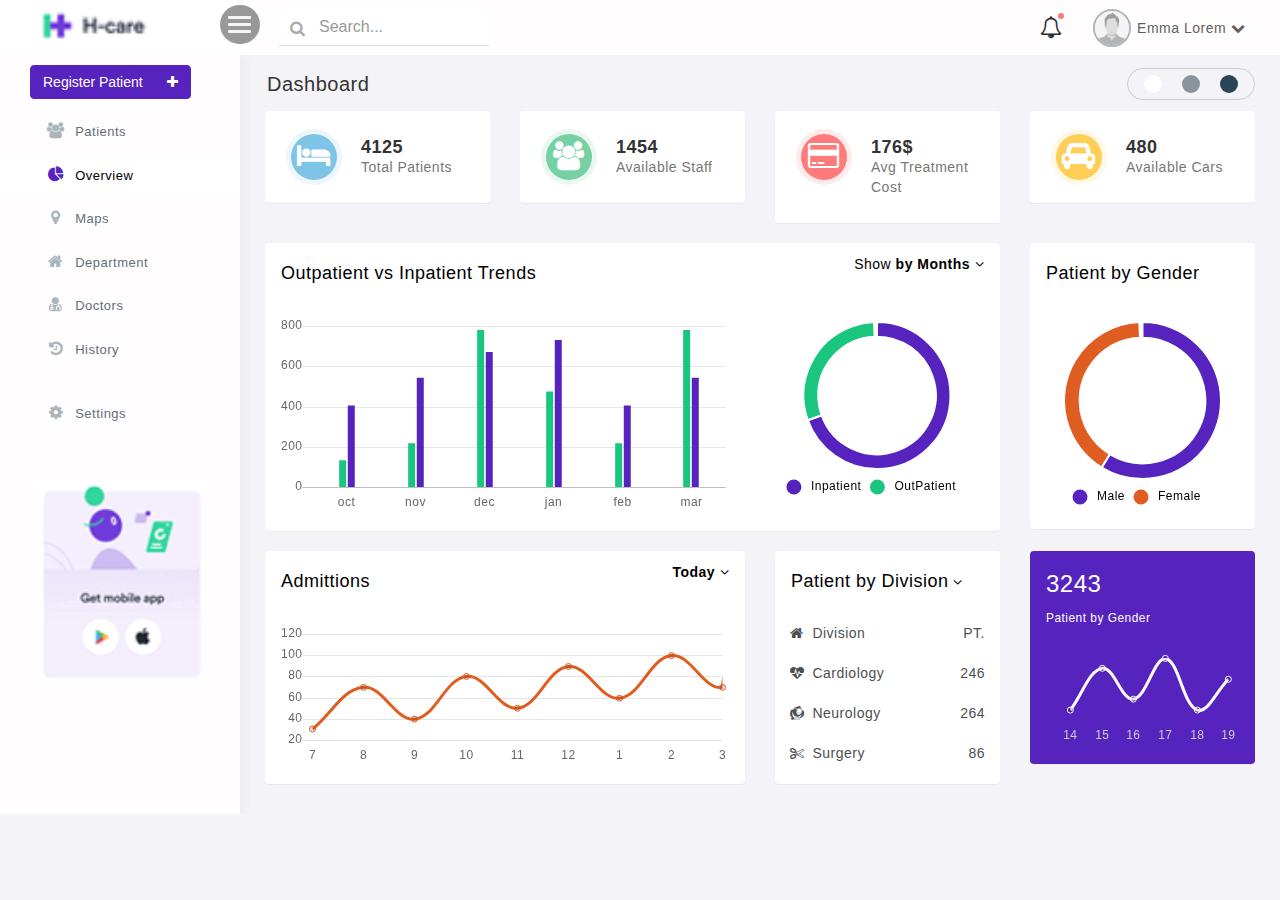
<file: Dashboad-V3/index.html>
<!DOCTYPE html>
<html>

<head>
    <meta charset="UTF-8">
    <title>H-Care</title>
    <meta content='width=device-width, initial-scale=1, maximum-scale=1, user-scalable=no' name='viewport'>
    <!-- HTML5 Shim and Respond.js IE8 support of HTML5 elements and media queries -->
    <!-- WARNING: Respond.js doesn't work if you view the page via file:// -->
    <!--[if lt IE 9]>
    <script src="https://oss.maxcdn.com/libs/html5shiv/3.7.0/html5shiv.js"></script>
    <script src="https://oss.maxcdn.com/libs/respond.js/1.3.0/respond.min.js"></script>
    <![endif]-->
    <!-- minified and merged styles -->
    <link type="text/css" href="css/bootstrap.min.css" rel="stylesheet"/>
    <link type="text/css" href="css/font-awesome.min.css" rel="stylesheet"/>
    <!-- minified and merged styles -->
    <link rel="stylesheet" type="text/css" href="css/custom.css">
    
    <link rel="stylesheet" href="css/dashboard.css">
    <!--end of pagelevel css-->
</head>

<body>
<!-- header logo: style can be found in header-->
<header class="header">
    <nav class="navbar navbar-static-top" role="navigation">
        <a href="index.html" class="logo">
            <!-- Add the class icon to your logo image or logo icon to add the margining -->
            <img src="res/img/hcare.png" alt="logo"/>
        </a>
        <!-- Header Navbar: style can be found in header-->
        <!-- Sidebar toggle button-->
        <div class="collapse-button">
            <a href="javascript:void(0)" class="navbar-btn sidebar-toggle" data-toggle="offcanvas" role="button">
                <span class="icon-bar"></span>
                <span class="icon-bar"></span>
                <span class="icon-bar"></span>
            </a>
        </div>
        <!-- search bar -->
        <div class="page_search hidden-xs">
            <span class="fa fa-search"></span>
            <input class="form-control" placeholder="Search...">
        </div>
        <!-- nav right components-->
        <div class="navbar-right">
            
            <ul class="nav navbar-nav">
               <li class="dropdown notifications-menu">
                    <a href="javascript:void(0)" class="dropdown-toggle noti-icon" data-toggle="dropdown">
                        <i class="fa  fa-fw fa-bell-o nav-icon"></i>
                    </a>
                    <ul class="dropdown-menu dropdown-notifications table-striped">
                        <li>
                            <a href="" class="notification">
                                <img class="notif-image img-circle" src="res/img/user.jpg" alt="avatar-image">
                                <div class="notif-body">
                                    <span><strong>Franklin</strong> Liked Trending<strong> Designs</strong> Post.</span>
                                    <br>
                                    <small>5 minutes ago</small>
                                </div>
                                <span class="label label-success label-mini msg-lable">New</span>
                            </a>
                        </li>
                        <li>
                            <a href="" class="notification striped-col">
                                <img class="notif-image img-circle" src="res/img/user.jpg" alt="avatar-image">
                                <div class="notif-body">
                                    <span><strong>Robinson</strong> started follwing Trac Theme.</span>
                                    <br>
                                    <small> 1:31 pm</small>
                                </div>
                            </a>
                        </li>
                        <li>
                            <a href="" class="notification">
                                <img class="notif-image img-circle" src="res/img/user.jpg" alt="avatar-image">
                                <div class="notif-body">
                                    <span><strong>Williams</strong> liked Lorem Ipsum typesetting.</span>
                                    <br>
                                    <small>5 days ago</small>
                                </div>
                            </a>
                        </li>
                        <li class="dropdown-footer text-center"><a href="javascript:void(0)">View All messages</a></li>
                    </ul>
                </li>
                <!-- User Account: style can be found in dropdown-->
                <li class="dropdown user user-menu">
                    <a href="javascript:void(0)" class="dropdown-toggle padding-user" data-toggle="dropdown">
                        <img src="res/img/user.jpg" class="img-circle img-responsive pull-left" alt="User Image">
                        <span>   Emma Lorem  <i class="fa fa-chevron-down" aria-hidden="true"></i></span> 
                    </a>
                    <ul class="dropdown-menu">
                        <li>
                            <div class="user-profile nav_profile">
                                <div class="media profile-left">
                                    <a class="pull-left profile-thumb" href="javascript:void(0)">
                                        <img src="res/img/user.jpg" class="img-circle" alt="User Image">
                                    </a>
                                    <div class="content-profile">
                                        <h4 class="media-heading">
                                            Emma Lorem
                                        </h4>
                                        <p>Admin</p>
                                        <a href="#" class="btn btn-primary btn-sm">Profile</a>
                                    </div>
                                </div>
                            </div>
                        </li>
                        <li>
                            <hr class="m-0">
                            <a href="javascript:void(0)" id="lockdscreen">Lock</a>
                            <a href="#" class="pull-right">Logout</a>
                        </li>
                    </ul>
                </li>
            </ul>
        </div>
    </nav>
</header>
<div class="wrapper">
    <!-- Left side column. contains the logo and sidebar -->
    <aside class="left-aside">
        <!-- sidebar: style can be found in sidebar-->
        <section class="sidebar">
            <div id="menu" role="navigation">
                <div class="register_patient">
                     <button type="button" class="btn btn-primary btn-md">Register Patient <span class="fa fa-plus"></span></button>
                </div>
                <ul class="navigation">
                    <li class="no-submenu">
                        <a href="#">
                            <i class="menu-icon fa fa-fw fa-users"></i>
                            <span class="mm-text ">Patients</span>
                        </a>
                    </li>
                    <li class="no-submenu active">
                        <a href="index.html">
                            <i class="menu-icon fa fa-pie-chart"></i>
                            <span>Overview</span>
                        </a>
                        
                    </li>
                    <li class="no-submenu">
                        <a href="#">
                            <i class="menu-icon fa fa-fw fa-map-marker"></i>
                            <span class="mm-text ">Maps</span>
                        </a>
                    </li>
                    <li class="no-submenu">
                        <a href="#">
                            <i class="menu-icon fa fa-fw fa-home"></i>
                            <span>Department</span>
                        </a>
                    </li>
                    <li class="no-submenu">
                        <a href="#">
                            <i class="menu-icon fa fa-user-md"></i>
                            <span>Doctors</span>
                        </a>
                        
                    </li>
                    <li class="no-submenu">
                        <a href="#">
                            <i class="menu-icon fa fa-fw fa-history"></i>
                            <span class="mm-text ">History</span>
                        </a>
                    </li>
                    
                    <li class="no-submenu">
                        <a href="#">
                            <i class="menu-icon fa fa-fw fa-cog"></i>
                            <span>Settings</span>
                        </a>
                    </li>
                </ul>
                <div class="play-store">
                <a href="#" class="store">
                    <!-- Add the class icon to your logo image or logo icon to add the margining -->
                    <img src="res/img/store.png" alt="logo"/>
                </a>
            </div>
                <!-- / .navigation -->
            </div>
            <!-- menu -->
        </section>
        <!-- /.sidebar -->
    </aside>
    <aside class="right-aside">
        <!-- Content Header (Page header) -->
        <section class="content-header">
            <h1 class="pull-left">Dashboard</h1>
            <div class="color-picker pull-right">
                <div class="color-0" title="light"></div>
                <div class="color-4" title="medium"></div>
                <div class="color-3" title="Dark"></div>
                
            </div>
        </section>
        <!-- Main content -->
        <section class="content">
            <div class="row">
                <div class="col-lg-3 col-sm-6">
                    <div class="panel">
                        <div class="main-tile">
                            <div class="icon-area text-center">
                                <div class="icon tweet">
                                    <i class="fa fa-bed" aria-hidden="true"></i>
                                </div>
                            </div>
                            <div class="count-data">
                                <p class="stats">4125</p>
                                <p class="property text-gray">Total Patients</p>
                            </div>
                        </div>
                    </div>
                </div>
                <div class="col-lg-3 col-sm-6">
                    <div class="panel">
                        <div class="main-tile">
                            <div class="icon-area text-center">
                                <div class="icon sales">
                                    <i class="fa fa-users" aria-hidden="true"></i>
                                </div>
                            </div>
                            <div class="count-data">
                                <p class="stats">1454 </p>
                                <p class="property text-gray">Available Staff</p>
                            </div>
                        </div>
                    </div>
                </div>
                <div class="col-lg-3 col-sm-6">
                    <div class="panel">
                        <div class="main-tile">
                            <div class="icon-area text-center">
                                <div class="icon visits">
                                    <i class="fa fa-credit-card" aria-hidden="true"></i>
                                </div>
                            </div>
                            <div class="count-data">
                                <p class="stats">176$</p>
                                <p class="property text-gray">Avg Treatment Cost</p>
                            </div>
                        </div>
                    </div>
                </div>
                <div class="col-lg-3 col-sm-6">
                    <div class="panel">
                        <div class="main-tile">
                            <div class="icon-area text-center">
                                <div class="icon messages">
                                    <i class="fa fa-car" aria-hidden="true"></i>
                                </div>
                            </div>
                            <div class="count-data">
                                <p class="stats">480</p>
                                <p class="property text-gray">Available Cars</p>
                            </div>
                        </div>
                    </div>
                </div>
            </div>
            <div class="row">
                <div class="col-md-9 col-sm-12 main-chart">
                    <div class="panel">
                        <div class="panel-heading">
                            <h4>Outpatient vs Inpatient Trends</h4>
                            <div class=" pull-right options">
                                    <span class="toggle-dropdown" role="menu" data-toggle="dropdown"
                                          aria-expanded="false" aria-haspopup="true">
                                        Show <strong>by Months</strong> <i class="fa fa-angle-down" aria-hidden="true"></i>
                                    </span>
                                <ul class="dropdown-menu">
                                    <li><a href="javascript:void(0)" class="text-center">Save as PDF</a></li>
                                    <li><a href="javascript:void(0)" class="text-center">Save as CSV</a></li>
                                    <li><a href="javascript:void(0)" class="text-center">Save as PNG</a></li>
                                </ul>
                            </div>
                        </div>
                        <div class="panel-body">
                            <div class="row">
                                <div class="col-md-8 col-sm-8 col-xs-12">
                                    <canvas id="bar-chart-grouped" width="400" height="170"></canvas>
                                </div>
                                <div class="col-md-4 col-sm-4 col-xs-12">
                                    <canvas id="doughnut-chart1"  width="280" height="240"></canvas>
                                </div>
                            </div>
                        </div>
                    </div>
                </div>
                <div class="col-md-3 col-sm-6 col-xs-12">
                    <div class="panel">
                        <div class="panel-heading">
                            <h4>Patient by Gender</h4>
                            
                        </div>
                        <div class="panel-body">
                            <canvas id="doughnut-chart2" width="280" height="280"></canvas>
                        </div>
                    </div>
                </div>
                <div class="col-md-6 col-sm-6 col-xs-12">
                    <div class="panel">
                        <div class="panel-heading">
                            <h4>Admittions</h4>
                            <div class="pull-right options">
                                    <span class="toggle-dropdown" role="menu" data-toggle="dropdown"
                                          aria-expanded="false" aria-haspopup="true">
                                         <strong>Today</strong> <i class="fa fa-angle-down" aria-hidden="true"></i>
                                    </span>
                                
                            </div>
                        </div>
                        <div class="panel-body">
                            <canvas id="line-chart" width="800" height="250"></canvas>
                        </div>
                    </div>
                </div>
                <div class="col-md-3 col-sm-6 col-xs-12">
                    <div class="panel">
                        <div class="panel-heading">
                            <h4>Patient by Division</h4>
                            <i class="fa fa-angle-down" aria-hidden="true"></i>
                        </div>
                        <div class="panel-body divi">
                            <ul class="division">
                                <li>
                                    <i class="fa fa-fw fa-home"></i>
                                    Division
                                    <span>PT.</span>
                                </li>
                                <li>
                                    <i class="fa fa-fw fa-heartbeat"></i>
                                    Cardiology
                                    <span>246</span>
                                    </a>
                                </li>
                                <li>
                                    <i class="fa fa-fw fa-themeisle"></i>
                                    Neurology
                                    <span>264</span>
                                </li>
                                <li>
                                    <i class="fa fa-fw fa-scissors"></i>
                                    Surgery
                                    <span>86</span>
                                </li>
                            </ul>   
                        </div>
                    </div>
                </div>
                <div class="col-md-3 col-sm-6 col-xs-12">
                    <div class="panel panel-bgcolor">
                        <div class="panel-heading">
                            <h3>3243 </h3>
                            <small> Patient by Gender</small>
                            
                        </div>
                        <div class="panel-body">
                            <canvas id="line-chart2" width="300" height="150"></canvas>
                        </div>
                    </div>
                </div>
                
            </div>
            
        </section>
        <!-- /.content -->
        <!--screen lock-->
        <div class="background-overlay">
            <div class="screen-center" hidden>
                <p class="text-center">Locked</p>
                <p class="user-image text-center">
                    <img src="res/img/user.jpg" class="img-circle" alt="User Image">
                </p>
                <p class="text-center"><a href="index.html" class="btn btn-primary" id="Unlock">Unlock</a></p>
            </div>
        </div>
    </aside>
    <!-- /.right-side -->
</div>
<!-- ./wrapper -->
<!-- global js -->
<script src="js/jquery.min.js" type="text/javascript"></script>
<script src="js/bootstrap.min.js" type="text/javascript"></script>
<script src="js/metisMenu.js" type="text/javascript"></script>
<script src="js/leftmenu.js" type="text/javascript"></script>

<script src="js/plugin/chart.min.js"></script>
<script src="js/dashboard.js" type="text/javascript"></script>
<!-- end of page level js -->
</body>

</html>
</file>
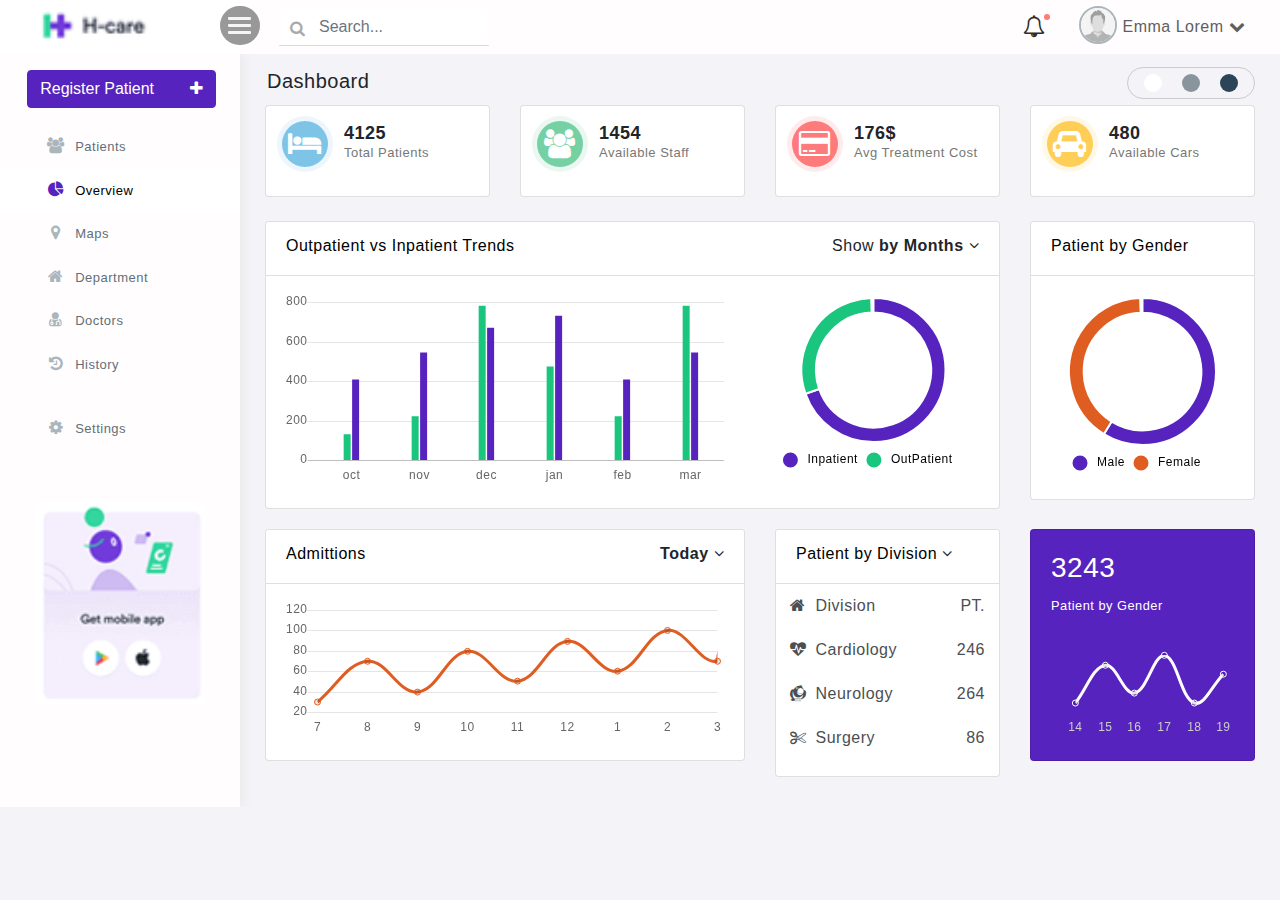
<file: Dashboad-V4/index.html>
<!doctype html>
<html><head>
    <meta charset="UTF-8">
    <title>H-Care</title>
    <meta content="width=device-width, initial-scale=1, maximum-scale=1, user-scalable=no" name="viewport">
    <!-- HTML5 Shim and Respond.js IE8 support of HTML5 elements and media queries -->
    <!-- WARNING: Respond.js doesn't work if you view the page via file:// -->
    <!--[if lt IE 9]>
    <script src="https://oss.maxcdn.com/libs/html5shiv/3.7.0/html5shiv.js"></script>
    <script src="https://oss.maxcdn.com/libs/respond.js/1.3.0/respond.min.js"></script>
    <![endif]-->
    <!-- minified and merged styles -->
    <link type="text/css" href="css/bootstrap.min.css" rel="stylesheet">
    <link type="text/css" href="css/font-awesome.min.css" rel="stylesheet">
    <!-- minified and merged styles -->
    <link rel="stylesheet" type="text/css" href="css/custom.css">
    
    <link rel="stylesheet" href="css/dashboard.css">
    <!--end of pagelevel css-->
</head>

<body>
<!-- header logo: style can be found in header-->
<header class="header">
    <nav class="navbar navbar-static-top d-flex" role="navigation">
        <a href="index.html" class="logo">
            <!-- Add the class icon to your logo image or logo icon to add the margining -->
            <img src="res/img/hcare.png" alt="logo">
        </a>
        <!-- Header Navbar: style can be found in header-->
        <!-- Sidebar toggle button-->
        <div class="collapse-button">
            <a href="javascript:void(0)" class="navbar-btn sidebar-toggle" data-toggle="offcanvas" role="button">
                <span class="icon-bar"></span>
                <span class="icon-bar"></span>
                <span class="icon-bar"></span>
            </a>
        </div>
        <!-- search bar -->
        <div class="page_search">
            <span class="fa fa-search"></span>
            <input class="form-control" placeholder="Search...">
        </div>
        <!-- nav right components-->
        <div class="navbar-right">
            <ul class="nav navbar-nav">
               <li class="dropdown notifications-menu">
                    <a href="javascript:void(0)" class="dropdown-toggle noti-icon" data-toggle="dropdown">
                        <i class="fa  fa-fw fa-bell-o nav-icon"></i>
                    </a>
                    <ul class="dropdown-menu dropdown-notifications table-striped">
                        <li>
                            <a href="" class="notification">
                                <img class="notif-image rounded-circle" src="res/img/user.jpg" alt="avatar-image">
                                <div class="notif-body">
                                    <span><strong>Franklin</strong> Liked Trending<strong> Designs</strong> Post.</span>
                                    <br>
                                    <small>5 minutes ago</small>
                                </div>
                                <span class="label label-success label-mini msg-lable">New</span>
                            </a>
                        </li>
                        <li>
                            <a href="" class="notification striped-col">
                                <img class="notif-image rounded-circle" src="res/img/user.jpg" alt="avatar-image">
                                <div class="notif-body">
                                    <span><strong>Robinson</strong> started follwing Trac Theme.</span>
                                    <br>
                                    <small> 1:31 pm</small>
                                </div>
                            </a>
                        </li>
                        <li>
                            <a href="" class="notification">
                                <img class="notif-image rounded-circle" src="res/img/user.jpg" alt="avatar-image">
                                <div class="notif-body">
                                    <span><strong>Williams</strong> liked Lorem Ipsum typesetting.</span>
                                    <br>
                                    <small>5 days ago</small>
                                </div>
                            </a>
                        </li>
                        <li class="dropdown-footer text-center"><a href="javascript:void(0)">View All messages</a></li>
                    </ul>
                </li>
                <!-- User Account: style can be found in dropdown-->
                <li class="dropdown user user-menu">
                    <a href="javascript:void(0)" class="dropdown-toggle padding-user" data-toggle="dropdown">
                        <img src="res/img/user.jpg" class="rounded-circle img-fluid" alt="User Image">
                        <span>   Emma Lorem  <i class="fa fa-chevron-down" aria-hidden="true"></i></span> 
                    </a>
                    <ul class="dropdown-menu">
                        <li>
                            <div class="user-profile nav_profile">
                                <div class="media profile-left">
                                    <a class="profile-thumb" href="javascript:void(0)">
                                        <img src="res/img/user.jpg" class="rounded-circle" alt="User Image">
                                    </a>
                                    <div class="content-profile">
                                        <h4 class="media-heading">
                                            Emma Lorem
                                        </h4>
                                        <p>Admin</p>
                                        <a href="#" class="btn btn-primary btn-sm">Profile</a>
                                    </div>
                                </div>
                            </div>
                        </li>
                        <li class="text-center">
                            <hr class="m-0">
                            <a href="#" class="">Logout</a>
                        </li>
                    </ul>
                </li>
            </ul>
        </div>
    </nav>
</header>
<div class="wrapper">
    <!-- Left side column. contains the logo and sidebar -->
    <aside class="left-aside">
        <!-- sidebar: style can be found in sidebar-->
        <section class="sidebar">
            <div id="menu" role="navigation">
                <div class="register_patient">
                     <button type="button" class="btn btn-primary btn-md">Register Patient <span class="fa fa-plus"></span></button>
                </div>
                <ul class="navigation">
                    <li class="no-submenu">
                        <a href="#">
                            <i class="menu-icon fa fa-fw fa-users"></i>
                            <span class="mm-text ">Patients</span>
                        </a>
                    </li>
                    <li class="no-submenu active">
                        <a href="index.html">
                            <i class="menu-icon fa fa-pie-chart"></i>
                            <span>Overview</span>
                        </a>
                        
                    </li>
                    <li class="no-submenu">
                        <a href="#">
                            <i class="menu-icon fa fa-fw fa-map-marker"></i>
                            <span class="mm-text ">Maps</span>
                        </a>
                    </li>
                    <li class="no-submenu">
                        <a href="#">
                            <i class="menu-icon fa fa-fw fa-home"></i>
                            <span>Department</span>
                        </a>
                    </li>
                    <li class="no-submenu">
                        <a href="#">
                            <i class="menu-icon fa fa-user-md"></i>
                            <span>Doctors</span>
                        </a>
                        
                    </li>
                    <li class="no-submenu">
                        <a href="#">
                            <i class="menu-icon fa fa-fw fa-history"></i>
                            <span class="mm-text ">History</span>
                        </a>
                    </li>
                    
                    <li class="no-submenu">
                        <a href="#">
                            <i class="menu-icon fa fa-fw fa-cog"></i>
                            <span>Settings</span>
                        </a>
                    </li>
                </ul>
                <div class="play-store">
                <a href="#" class="store">
                    <!-- Add the class icon to your logo image or logo icon to add the margining -->
                    <img src="res/img/store.png" alt="logo">
                </a>
            </div>
                <!-- / .navigation -->
            </div>
            <!-- menu -->
        </section>
        <!-- /.sidebar -->
    </aside>
    <aside class="right-aside">
        <!-- Content Header (Page header) -->
        <section class="content-header">
            <h1 class="">Dashboard</h1>
            <div class="color-picker">
                <div class="color-0" title="light"></div>
                <div class="color-4" title="medium"></div>
                <div class="color-3" title="Dark"></div>
            </div>
        </section>
        <!-- Main content -->
        <section class="container">
            <div class="row">
                <div class="col-xl-3 col-lg-6 col-12">
                    <div class="card mb-4">
                        <div class="main-tile">
                            <div class="icon-area text-center">
                                <div class="icon tweet">
                                    <i class="fa fa-bed" aria-hidden="true"></i>
                                </div>
                            </div>
                            <div class="count-data">
                                <p class="stats">4125</p>
                                <p class="property text-gray">Total Patients</p>
                            </div>
                        </div>
                    </div>
                </div>
                <div class="col-xl-3 col-lg-6 col-12">
                    <div class="card mb-4">
                        <div class="main-tile">
                            <div class="icon-area text-center">
                                <div class="icon sales">
                                    <i class="fa fa-users" aria-hidden="true"></i>
                                </div>
                            </div>
                            <div class="count-data">
                                <p class="stats">1454 </p>
                                <p class="property text-gray">Available Staff</p>
                            </div>
                        </div>
                    </div>
                </div>
                <div class="col-xl-3 col-lg-6 col-12">
                    <div class="card mb-4">
                        <div class="main-tile">
                            <div class="icon-area text-center">
                                <div class="icon visits">
                                    <i class="fa fa-credit-card" aria-hidden="true"></i>
                                </div>
                            </div>
                            <div class="count-data">
                                <p class="stats">176$</p>
                                <p class="property text-gray">Avg Treatment Cost</p>
                            </div>
                        </div>
                    </div>
                </div>
                <div class="col-xl-3 col-lg-6 col-12">
                    <div class="card mb-4">
                        <div class="main-tile">
                            <div class="icon-area text-center">
                                <div class="icon messages">
                                    <i class="fa fa-car" aria-hidden="true"></i>
                                </div>
                            </div>
                            <div class="count-data">
                                <p class="stats">480</p>
                                <p class="property text-gray">Available Cars</p>
                            </div>
                        </div>
                    </div>
                </div>
            </div>
            <div class="row">
                <div class="col-xl-9 col-lg-12 col-sm-12 col-12">
                    <div class="card">
                        <div class="card-header">
                            <h6>Outpatient vs Inpatient Trends</h6>
                            <div class="options float-right">
                                <span>
                                Show <strong>by Months</strong> <i class="fa fa-angle-down" aria-hidden="true"></i>
                                </span>
                                
                            </div>
                        </div>
                        <div class="card-block">
                            <div class="row">
                                <div class="col-md-8 col-sm-8 col-xs-12">
                                    <canvas id="bar-chart-grouped" width="400" height="170"></canvas>
                                </div>
                                <div class="col-md-4 col-sm-4 col-xs-12">
                                    <canvas id="doughnut-chart1" width="280" height="240"></canvas>
                                </div>
                            </div>
                        </div>
                    </div>
                </div>
                <div class="col-xl-3 col-lg-6 col-sm-6 col-12">
                    <div class="card">
                        <div class="card-header">
                            <h6>Patient by Gender</h6>
                        </div>
                        <div class="card-block">
                            <canvas id="doughnut-chart2" width="280" height="280"></canvas>
                        </div>
                    </div>
                </div>
                <div class="col-xl-6 col-lg-6 col-sm-6 col-12">
                    <div class="card">
                        <div class="card-header">
                            <h6>Admittions</h6>
                            <div class="options float-right">
                                    <span>
                                         <strong>Today</strong> <i class="fa fa-angle-down" aria-hidden="true"></i>
                                    </span>
                                
                            </div>
                        </div>
                        <div class="card-block">
                            <canvas id="line-chart" width="800" height="250"></canvas>
                        </div>
                    </div>
                </div>
                <div class="col-xl-3 col-lg-6 col-sm-6 col-12">
                    <div class="card">
                        <div class="card-header">
                            <h6>Patient by Division</h6>
                            <i class="fa fa-angle-down" aria-hidden="true"></i>
                        </div>
                        <div class="divi card-block">
                            <ul class="division">
                                <li>
                                    <i class="fa fa-fw fa-home"></i>
                                    Division
                                    <span>PT.</span>
                                </li>
                                <li>
                                    <i class="fa fa-fw fa-heartbeat"></i>
                                    Cardiology
                                    <span>246</span>
                                    
                                </li>
                                <li>
                                    <i class="fa fa-fw fa-themeisle"></i>
                                    Neurology
                                    <span>264</span>
                                </li>
                                <li>
                                    <i class="fa fa-fw fa-scissors"></i>
                                    Surgery
                                    <span>86</span>
                                </li>
                            </ul>   
                        </div>
                    </div>
                </div>
                <div class="col-xl-3 col-lg-6 col-sm-6 col-12">
                    <div class="panel-bgcolor card">
                        <div class="card-header">
                            <h3>3243 </h3>
                            <small> Patient by Gender</small>
                            
                        </div>
                        <div class="card-block">
                            <canvas id="line-chart2" width="300" height="150"></canvas>
                        </div>
                    </div>
                </div>
                
            </div>
            
        </section>
        <!-- /.content -->
        
    </aside>
    <!-- /.right-side -->
</div>
<!-- ./wrapper -->
<!-- global js -->
<script src="js/jquery.min.js" type="text/javascript"></script>
<script src="js/bootstrap.min.js" type="text/javascript"></script>
<script src="js/metisMenu.js" type="text/javascript"></script>
<script src="js/leftmenu.js" type="text/javascript"></script>

<script src="js/plugin/chart.min.js"></script>
<script src="js/dashboard.js" type="text/javascript"></script>
<!-- end of page level js -->


</body></html>
</file>
<file: Dashboad-V3/css/custom.css>
/*****  1. STYLES  *****/
html {
  background: none repeat scroll 0 0 #F3F3F8;
  overflow-x: hidden;
  -webkit-font-smoothing: antialiased;
  transition: all .25s ease-out;
  min-height: 100%;
  position: relative; }

body {
  background: none repeat scroll 0 0 #F3F3F8;
  -webkit-font-smoothing: antialiased;
  transition: all .25s ease-out;
  letter-spacing: 0.5px;
  overflow-x: hidden;
  height: 100%; }

ul {
  list-style: none; }

p {
  line-height: 20px; }

label {
  font-weight: 400;
  font-size: 14px;
  letter-spacing: 1px; }

.text-gray {
  color: #777; }

/******  2.HEADER STYLES   ******/
body .header {
  position: relative;
  top: 0;
  left: 0;
  right: 0;
  z-index: 1030; }

body .header .navbar {
  margin-bottom: 0;
  background: #fffdfd;
  border-width: 0; }

body .header .notifications-menu .noti-icon:after {
  content: "";
  position: absolute;
  height: 6px;
  width: 6px;
  right: 15px;
  top: 13px;
  border-radius: 50%;
  display: block;
  background-color: #FF7B7B; }

body .header .notifications-menu.open .noti-icon:after {
  background-color: #88D7B0; }

body .header .logo {
  display: block;
  float: left;
  height: 54px;
  padding: 3px 34px;
  width: 240px;
  background-color: #ffffff; 
}

  body .header .logo img {
    width: 120px;;
  } 

.color-picker {
  margin: 15px 25px 2px 2px;
  padding: 6px;
  border: 1px solid #ccc;
  border-radius: 18px; }
  .color-picker div[class^='color'] {
    float: left;
    margin: 0 10px;
    width: 18px;
    height: 18px;
    border-radius: 10px;
    cursor: pointer; }
  .color-picker .color-0 {
    background: #ffffff; }
  .color-picker .color-1 {
    background: #376f5c; }
  .color-picker .color-2 {
    background: #2f587b; }
  .color-picker .color-3 {
    background: #2c4457; }
  .color-picker .color-4 {
    background: #89959D; }

body.color-0 #menu .menu-dropdown.active > a,
body.color-0 #menu .no-submenu.active > a {
  background: #ffffff; }

body.color-0 #menu ul.sub-menu li.active {
  background: #8181b9; }

body.color-0 #menu .navigation li.active > a .menu-icon {
  color: #000000; }

body.color-0 #menu .menu-dropdown > ul:after {
  border-left: 2px dotted #A2A2CB; }

body.color-0 #menu .menu-dropdown > ul li:after {
  border-top: 2px dotted #A2A2CB; }

body.color-0 .header .navbar {
  background: #ffffff; }

body.color-0 .header .logo {
  background-color: #ffffff; }

body.color-3 {
  background-color: #F3F3F8; }
  body.color-3 #menu .menu-dropdown.active > a,
  body.color-3 #menu .no-submenu.active > a {
    background: #43596a; 
  color:#fff;}
  body.color-3 #menu ul.sub-menu li.active {
    background: #5b6e7c; }
  body.color-3 #menu .navigation li.active > a .menu-icon {
    color: #43596a; }
  body.color-3 #menu .menu-dropdown > ul:after {
    border-left: 2px dotted #b8c0c7; }
  body.color-3 #menu .menu-dropdown > ul li:after {
    border-top: 2px dotted #b8c0c7; }
  body.color-3 .header .navbar {
    background: #2c4457; }
  body.color-3 .header .logo {
    background-color: #153045; }
  body.color-3 .user-menu a, body.color-3 .navbar-right .nav > li > a .nav-icon {
      color: #fff;
    }

body.color-4 {
  background-color: #F9F9F9; }
  body.color-4 .navbar-right .nav > li > a .nav-icon {
    color: #666; }
  body.color-4 #menu .menu-dropdown.active > a,
  body.color-4 #menu .no-submenu.active > a {
    background: #DADADA;
    color: #43596A; }
  body.color-4 #menu ul.sub-menu li.active {
    background: #E4E4E4; }
    body.color-4 #menu ul.sub-menu li.active a {
      color: #43596A; }
  body.color-4 #menu .navigation li.active > a .menu-icon {
    color: #89959d; }
  body.color-4 #menu .menu-dropdown > ul:after {
    border-left: 2px dotted #9f9f9f; }
  body.color-4 #menu .menu-dropdown > ul li:after {
    border-top: 2px dotted #9f9f9f; }
  body.color-4 .header .navbar {
    background: #DADADA; }
    body.color-4 .header .navbar .sidebar-toggle {
      background-color: rgba(110, 123, 133, 0.5); }
  body.color-4 .header .logo {
    background-color: #89959d; }

/* Define 2 column template */
.right-aside,
.left-aside {
  padding: 0;
  display: table-cell;
  vertical-align: top; }

.wrapper.hide_menu > .left-aside {
  display: none; }

/******* 2.1 HEADER LEFT ******/
/*side bar nav */
.sidebar {
  display: block;
  width: 240px; }

.content {
  display: block;
  width: auto;
  overflow-x: hidden;
  padding: 0 15px; }

/* left side search bar styles */
.page_search {
    position: relative;
    display: inline-block;
    color: #aaa;
    font-size: 16px;
    padding: 8px 0 8px 25px;
}
  .page_search input {
    width: 210px;
    height: 38px;
    background: #fff;
    border: none;
    border-bottom: 1px solid #DCDCDC;
    border-radius: 0;
    box-shadow: none;
    margin-left: 14px;
    font-size: 16px;
    padding-left: 40px; }
  .page_search input.form-control:focus {
    border-color: #CCC;
    outline: 0;
    box-shadow: none; }
  .page_search .fa-search {
    position: absolute;
    top: 20px;
    left: 50px; }

/******* 2.2 HEADER RIGHT SIDE DROPDOWNS  *****/
/*Dropdown menus*/
.dropdown-menu {
  box-shadow: 0 3px 6px rgba(0, 0, 0, 0.1);
  z-index: 2300; }

/* Navbar custom dropdown menu*/
.navbar .navbar-right > .nav {
  margin-right: 15px; }

.navbar-nav > li > .dropdown-menu:before, .navbar-nav > li > .dropdown-menu:after {
  content: "";
  position: absolute;
  top: -8px;
  right: 19px;
  border-left: 9px solid transparent;
  border-right: 9px solid transparent; }

.navbar-nav > li > .dropdown-menu:before {
  border-bottom: 8px solid #ccc; }

.navbar-nav > li > .dropdown-menu:after {
  border-bottom: 8px solid #FFF; }

.navbar-nav .dropdown-menu > li > a {
  width: 100%;
  padding: 8px 15px;
  display: inline-block; }

.navbar-nav .dropdown > .dropdown-menu {
  width: 260px;
  padding: 0;
  border: none;
  border-radius: 2px;
  box-shadow: 0 1px 6px rgba(0, 0, 0, 0.35);
 }

.navbar-nav .chat-dropdown .chat-image {
  width: 45px;
  border-radius: 13px;
  position: relative;
  margin-right: 6px; }

.navbar-nav .friend-chat .chat-data p {
  margin: 2px 0 0;
  padding-left: 10px;
  white-space: normal;
  position: relative; }

.navbar-nav.nav a {
  color: #5f5f5f; }

.navbar-nav .user-menu > .dropdown-menu {
  width: 260px; }

.navbar .navbar-right {
  margin-right: 0;
  float: right; }
  .navbar .navbar-right .nav > li > a {
    padding: 9px 14px 8px 14px;
    display: flex; }
  .navbar .navbar-right .nav > li > a span {
    padding: 9px 6px;
   }
  .navbar .navbar-right .nav > li.full-screen > a {
    padding: 17px; }
  .navbar .navbar-right .nav > li.chat-menu > a,
  .navbar .navbar-right .nav > li.notifications-menu > a {
    padding-top: 16px;
    padding-bottom: 17px; }
  .navbar .navbar-right .nav > li > a img {
    width: 38px;
    height: 38px;
    border: 2px solid #AAB5BC; }
  .navbar .navbar-right .nav > li > a:hover,
  .navbar .navbar-right .nav > li > a:focus {
    background: linear-gradient(to bottom right, rgba(255, 255, 255, 0) 0%, rgba(255, 255, 255, 0.3) 100%); }

.navbar-nav > .user-menu > .dropdown-menu > li a {
  font-size: 14px;
  padding: 7px 17px;
  width: auto; }
  .navbar-nav > .user-menu > .dropdown-menu > li a.btn-sm {
    padding: 5px 10px;
    font-size: 12px;
    color: #FFF; }

.notifications-menu .notification .notif-image {
  display: block;
  float: left;
  height: 40px;
  margin-right: 10px;
  margin-top: 8px;
  text-align: center; }

.notifications-menu .notification .notif-body {
  padding: 8px 10px 0; }

.notifications-menu .notification .notif-body small {
  float: right;
  margin-top: -5px;
  font-size: 10px; }

li.dropdown-footer {
  background: #F5F5F5;
  border-top: 1px solid #ccc; }
  li.dropdown-footer a {
    font-size: 14px; }

.navbar-right .nav > li > a .nav-icon {
  color: #2e2d2d;
  font-size: 22px; }

.dropdown-notifications {
  min-width: 320px; }

.chat-dropdown > li:not(:last-child),
.dropdown-notifications > li:not(:last-child) {
  border-bottom: 1px solid #F5F5F5; }

.dropdown-notifications > li > .notification {
  line-height: 20px;
  white-space: normal;
  font-size: 13px;
  padding: 5px 15px; }

.dropdown-notifications {
  min-width: 260px; }

.msg-lable.label {
  float: right;
  right: 6px;
  top: 5px;
  font-size: 75%;
  font-weight: bold;
  color: #fff;
  position: absolute; }

.striped-col {
  background-color: #F9F9F9; }

.nav_profile .profile-left {
  padding: 7px 15px 9px 15px;
  min-height: 85px;
  border-bottom: 1px solid #EEE; }

.nav_profile .profile-left .profile-thumb {
  border-radius: 50px;
  display: inline-block;
  padding-top: 8px; }

.nav_profile .profile-left .media-heading {
  line-height: 20px;
  margin-top: 12px;
  font-weight: 600;
  font-size: 15px;
  color: #2E576B; }

.nav_profile .profile-left .profile-thumb img {
  width: 80px; }

/**** END HEADER RIGHT SIDE DROPDOWNS ****/
/****** 3.LEFT SIDEBAR ******/
.left-aside {
  width: 240px;
  background-color: #fffdfd;
  box-shadow: 0 0 12px #E5E5E5; }

li.active a,
a:hover,
a {
  text-decoration: none !important; }

.badge {
  background-color: #66CC99;
  font-weight: 400;
  float: right; }

.sub-menu {
  list-style: none;
  padding: 0;
  margin: 0; }

#menu .menu-dropdown.active > a,
#menu .no-submenu.active > a {
  background: #ffffff;
  color: #000;
  transition: none;
  /* padding: 11px 20px 11px 41px; */
  }

#menu ul.sub-menu li.active {
  background: #8181b9;
  margin-left: 30px; }
  #menu ul.sub-menu li.active a {
    padding-left: 32px;
    color: #FFF; }

#menu .profile-left li > a:hover {
  color: #0A1414; }

#menu .menu-dropdown > ul:after {
  content: "";
  display: block;
  position: absolute;
  top: 0;
  bottom: 20px;
  left: 28px;
  border-left: 2px dotted #A2A2CB;
  z-index: 0; }

#menu .menu-dropdown > ul li:after {
  content: "";
  display: block;
  position: absolute;
  width: 21px;
  left: 28px;
  margin-top: -22px;
  border-top: 2px dotted #A2A2CB; }

#menu .menu-dropdown > ul li.active:after {
  border-color: #CCC; }

#menu .menu-dropdown > ul > li > a {
  padding-left: 62px; }

#menu .menu-dropdown > ul,
#menu .menu-dropdown-open-ul {
  background: #FFF;
  position: relative; }

#menu .no-submenu.active a {
  pointer-events: none; }

#menu .navigation .menu-icon {
  display: inline-block;
  margin-right: 5px;
  line-height: 20px;
  height: 20px;
  width: 20px;
  text-align: center;
  font-size: 16px;
  }

#menu li > a:hover {
  color: #2A3740; }

#menu .navigation li.active > a .menu-icon {
  color: #5723be;
  background-color: #FFF;
  /* padding: 4px 5px; */
  /* height: 28px; */
  /* width: 28px; */
  border-radius: 18px;
  }

#menu .navigation {
  padding: 0 0 15px 0; }

#menu .navigation a {
  text-align: left;
  color: #5f6f7a;
  position: relative;
  display: block;
  font-size: 13px;
  padding: 11px 20px 11px 46px;
  transition: none;
  }

#menu .navigation li:last-child {
    padding: 21px 0;
}
#menu .navigation a i {
  color: #AAB5BC; }

#menu .navigation a:hover i {
  color: #707F89; }

#menu .fa.arrow:before {
  content: "\f105";
  line-height: 1.8;
  transition: .3s; }

#menu .active > a > .fa.arrow:before {
  display: inline-block;
  transform: rotate(90deg);
  line-height: 2.3;
  transition: .3s; }

/******* END LEFT SIDEBAR *****/
/********* 4. MAIN WRAPPER STYLES *********/
.wrapper {
  display: table;
  overflow-x: hidden;
  width: 100%;
  max-width: 100%;
  table-layout: fixed; }
  .wrapper:before, .wrapper:after {
    display: table;
    content: " "; }
  .wrapper:after {
    clear: both; }

/****** wrapper RIGHT SIDE  *******/
.right-aside {
  padding: 0 10px 10px 10px;
  width: 100%;
  max-width: 100%; }
  .right-aside .content-header > h1 {
    margin: 2px;
    padding-left: 25px;
    padding-top: 18px;
    font-size: 20px;
    width: 166px; }
  .right-aside .content-header {
    margin: -2px -10px 8px;
    height: 50px; }

.view-port-height {
  height: 100vh; }

/********* END MAIN WRAPPER STYLES *********/
/********* 5. LEFT MENU COLLAPSE STYLES *********/
body > .header .navbar .sidebar-toggle {
  float: left;
  position: absolute;
  top: -3px;
  left: 240px;
  z-index: 200;
  width: 40px;
  height: 39px;
  margin: 8px 0 9px -20px;
  padding: 7px 8px;
  border-radius: 20px;
  background-color: rgba(0, 0, 0, 0.4);
  }
  body > .header .navbar .sidebar-toggle:hover > i {
    color: #f5f5f5; }

body > .header .navbar .close1 .sidebar-toggle {
  transition: 0.3s; }

.collapse-button .icon-bar {
  display: block;
  height: 3px;
  width: 23px;
  margin: 4px 0;
  background-color: #F5F5F5;
  border-radius: 1px;
  transition: 0.2s; }

.collapse-button.close1 > a > span:first-child {
  position: absolute;
  left: 8px;
  top: 13px;
  transition: 0.3s;
  transform: rotate(45deg); }

.collapse-button.close1 > a > span:nth-child(2) {
  transition: 0.02s;
  visibility: hidden; }

.collapse-button.close1 > a > span:last-child {
  transition: 0.3s;
  transform: rotate(-45deg); }

@media screen and (min-width: 993px) {
  .collapse-button.close1 .icon-bar {
    width: 17px; }
  .collapse-button.close1 > a > span:first-child {
    position: absolute;
    left: 13px;
    top: 8px;
    transition: 0.3s;
    transform: rotate(42deg); }
  .collapse-button.close1 > a > span:nth-child(2) {
    transition: 0.02s;
    visibility: hidden; }
  .collapse-button.close1 > a > span:last-child {
    position: absolute;
    left: 13px;
    top: 18px;
    transition: 0.3s;
    transform: rotate(-42deg); } }

/********* END LEFT MENU COLLAPSE STYLES *********/
/*********6. CUSTOM STYLES *********/
.m-0 {
  margin: 0; }

.m-15 {
  margin: 15px; }

.btn-white {
  background-color: white;
  border-color: #cccccc; }

.resize_vertical {
  resize: vertical; }

#example.show-hide {
  width: 100% !important; }

.screen_locked .background-overlay {
  position: fixed;
  display: block;
  top: 0;
  bottom: 0;
  right: 0;
  left: 0;
  background: rgba(0, 0, 0, 0.7);
  z-index: 100002;
  transition: background-color .3s; }

.screen-center {
  width: 160px;
  height: 180px;
  text-align: left;
  position: fixed;
  top: 40%;
  left: 50%;
  margin-left: -80px;
  margin-top: -90px;
  color: #FFF; }

/**** 7.MEDIA QUERIES ****/
@media (max-width: 992px) {
  .wrapper > .right-aside {
    width: 100vw;
    min-width: 100vw; }
  .navbar-nav .full-screen {
    visibility: hidden; }
  .left-aside {
    position: absolute;
    z-index: 1000;
    top: 55px;
    bottom: 0; }
 }

@media screen and (min-width: 993px) {
  .left-aside {
    top: 55px; } }

@media screen and (max-width: 767px) {
  .wrapper > .right-aside {
    width: 100vw;
    min-width: 100vw; }
  .navbar .navbar-nav > li {
    float: left; }
  .navbar-nav {
    margin: 0;
    float: left; }
  .navbar-nav > li > a {
    padding-top: 15px;
    padding-bottom: 15px;
    line-height: 20px; }
  /* Fix dropdown menu for small screens to display correctly on small screens */
  .navbar-nav > .user-menu > .dropdown-menu,
  .navbar-nav > .chat-menu > .dropdown-menu,
  .navbar-nav > .notifications-menu > .dropdown-menu {
    position: absolute;
    top: 54px;
    right: 0;
    left: auto;
    background: #FFFFFF; }
  .navbar-nav .open .dropdown-menu > li > a,
  .navbar-nav .open .dropdown-menu .dropdown-header {
    padding: 7px 15px; }
  .navbar-nav > .user-menu > .dropdown-menu {
    right: 7px; }
  .navbar-nav .user-menu .dropdown-menu > li > a {
    padding: 6px 20px; }
  body > .header .navbar .nav > li > a > .label {
    top: 17px;
    right: 13px; } }

/* Fix menu positions on xs screens to appear correctly and fully */
@media screen and (max-width: 480px) {
  .navbar-nav > .notifications-menu > .dropdown-menu > li.header:after {
    border-width: 0; } }

@media screen and (max-width: 560px) {
  body > .header .logo,
  body > .header .navbar {
    width: 100%;
    float: none;
    position: relative;
    height: initial; }
  body > .header .navbar {
    margin: 0; }
  body > .header .navbar .sidebar-toggle {
    border-radius: 0;
    right: 20px;
    left: auto;
  }
  .left-aside {
    top: 106px; }
  .right-aside {
    padding: 0 10px 10px 10px; } }

@media screen and (max-width: 400px) {
  .navbar-nav .chat-menu > .dropdown-menu {
    right: -111px; }
  .navbar-nav li.chat-menu > .dropdown-menu:before,
  .navbar-nav li.chat-menu > .dropdown-menu:after {
    right: 130px; }
  .navbar-nav .notifications-menu > .dropdown-menu {
    right: -53px; }
  .navbar-nav li.notifications-menu > .dropdown-menu:before,
  .navbar-nav li.notifications-menu > .dropdown-menu:after {
    right: 73px; }
  .right-aside .content-header {
    height: 91px; } }

@media (min-width: 1440px) and (max-width: 2560px) {
  #menu .menu-dropdown > ul,
  #menu .menu-dropdown-open-ul {
    margin-top: -1px; } }

@media (min-width: 768px) {
  .label_padding {
    padding-right: 32px; } }

/****** END MEDIA QUERIES ****/
</file>
<file: Dashboad-V3/css/dashboard.css>
.panel {
    overflow : auto;
}
/*main-tile*/
.main-tile {
    height : 90px;
}
.main-tile .icon-area {
    width : 95px;
    float : left;
}
.main-tile .icon-area .icon {
    width         : 56px;
    height        : 56px;
    border-radius : 50%;
    border        : 5px solid rgba(255, 255, 255, 0.85);
    color         : #FFF;
    font-size     : 29px;
    margin        : 17px auto;
    padding-top   : 2px;
}
.main-tile .icon-area .icon.tweet {
    background-color : #7EC4E7;
}
.main-tile .icon-area .icon.sales {
    background-color : #75D1A3;
}
.main-tile .icon-area .icon.visits {
    background-color : #FF7A7A;
}
.main-tile .icon-area .icon.messages {
    background-color : #FFCE56;
}
.main-tile .count-data {
    display : table;
    float   : left;
    padding : 25px 0;
    width   : -webkit-calc(100% - 95px);
    width   : -moz-calc(100% - 95px);
}
.main-tile .count-data .stats {
    font-size   : 18px;
    font-weight : bold;
    margin      : 0;
}
.main-tile .count-data .property {
    margin : 0;
}
.register_patient {
    padding: 1rem 3rem;
}
.register_patient .fa-plus {
 padding-left: 2rem;
}
/*weather-widget*/
.weather-widget {
    background-image : url("../../img/pages/weather.jpg");
    background-size  : cover;
    height           : 180px;
    color            : #FFF;
    padding          : 15px;
}
.weather-widget .day-name {
    margin-top : 20px;
    font-size  : 18px;
}
.weather-widget .day-temperature {
    font-size   : 44px;
    line-height : 57px;
}
.weather-widget .change_day {
    background-color : rgba(225, 225, 225, .1);
    position         : absolute;
    height           : 75px;
    margin-top       : 15px;
    padding          : 26px 5px;
    top              : 55px;
    border-radius    : 0;
}
.weather-widget .change_day.prev_day {
    left : 16px;
}
.weather-widget .change_day.next_day {
    right : 16px;
}
.weather-widget .change_day img {
    height : 20px;
}
.weather-widget .daily-data {
    padding : 0 40px;
}
.weather-widget .daily-data h4 {
    font-size     : 22px;
    margin-top    : 0;
    margin-bottom : 28px;
}
.weather-widget .daily-data .icon i {
    font-size : 55px;
}
@media screen and (max-width : 375px) {
    .weather-widget .daily-data .icon i {
        font-size : 45px;
    }
    .weather-widget .daily-data {
        padding : 0 32px;
    }
}

/*order details table styles*/
.order-details table thead {
    border           : 1px solid #ddd;
    background-color : #f9f9f9;
}
.order-details .trow-bg {
    background-color : #f9f9f9;
}
.order-details .table > tbody > tr > td {
    padding        : 10px 0;
    vertical-align : middle;
}
.order-details .table .action-icons {
    color : #999;
}
.action-icons i {
    cursor: pointer;
}
.action-icons .delete:hover {
    color : #FF7B7B;
}
.action-icons .details:hover {
    color : #7ECCE7;
}

.btn-primary {
    color: #fff;
    background-color: #5723be;
    border-color: #5723be;
}

.btn-primary:focus, .btn-primary:hover, .btn-primary:active {
    background-color: #6940bb;
    border-color: #6940bb;
}

.play-store a {
    display: inline-block;
    padding: 0 35px;
}

.play-store a img {
    width: 170px;
}

.panel-heading {
    color: #000;
}

.panel-heading h4 {
    display: inline-block;
}

.pull-right > .dropdown-menu {
    right: 15px;
    left: auto;
    top: 34px;
    width: 64px;
}
.panel-body.divi{
    padding: 0;
}
.division {
    padding-left: 0;
}
.division li {
    padding: 10px 14px;
    color: #4b4f52;
}
.division i {
    padding-right: 10px;
}
.division span {
    float: right;
}

.panel-bgcolor {
 background-color: #5723be;
}

.panel-bgcolor .panel-heading {
    border-bottom: none;
    color: #FFF;
}
.panel-bgcolor .panel-heading h3 {
    margin-top: 9px;
}
#doughnut-chart1 {
    max-width: 350px;
    margin: auto;
}

#doughnut-chart2 {
    max-width: 350px;
    margin: auto;
}
</file>
<file: Dashboad-V4/css/custom.css>
/*****  1. STYLES  *****/
html {
  background: none repeat scroll 0 0 #F3F3F8;
  overflow-x: hidden;
  -webkit-font-smoothing: antialiased;
  transition: all .25s ease-out;
  min-height: 100%;
  position: relative; }

body {
  background: none repeat scroll 0 0 #F3F3F8;
  -webkit-font-smoothing: antialiased;
  transition: all .25s ease-out;
  letter-spacing: 0.5px;
  overflow-x: hidden;
  height: 100%; }

ul {
  list-style: none; }

p {
  line-height: 20px; }

label {
  font-weight: 400;
  font-size: 14px;
  letter-spacing: 1px; }

.text-gray {
  color: #777; }

/******  2.HEADER STYLES   ******/
body .header {
  position: relative;
  top: 0;
  left: 0;
  right: 0;
  z-index: 1030; }

body .header .navbar {
  margin-bottom: 0;
  background: #fffdfd;
  border-width: 0;
  padding: 0; }
  .dropdown-toggle::after {
    display: none;
  }
body .header .notifications-menu .noti-icon:after {
  content: "";
  position: absolute;
  height: 6px;
  width: 6px;
  right: 15px;
  top: 13px;
  border-radius: 50%;
  display: block;
  background-color: #FF7B7B;
  border-top: none;
  border-right: none;
 }

body .header .notifications-menu.open .noti-icon:after {
  background-color: #88D7B0; }

body .header .logo {
  display: block;
  float: left;
  height: 54px;
  padding: 3px 34px;
  width: 240px;
  background-color: #ffffff; 
}

  body .header .logo img {
    width: 120px;;
  } 

.color-picker {
  margin: 15px 25px 2px 2px;
  padding: 6px;
  border: 1px solid #ccc;
  border-radius: 18px;
  float: right;
  }
  .color-picker div[class^='color'] {
    float: left;
    margin: 0 10px;
    width: 18px;
    height: 18px;
    border-radius: 10px;
    cursor: pointer; }
  .color-picker .color-0 {
    background: #ffffff; }
  .color-picker .color-1 {
    background: #376f5c; }
  .color-picker .color-2 {
    background: #2f587b; }
  .color-picker .color-3 {
    background: #2c4457; }
  .color-picker .color-4 {
    background: #89959D; }

body.color-0 #menu .menu-dropdown.active > a,
body.color-0 #menu .no-submenu.active > a {
  background: #ffffff; }

body.color-0 #menu ul.sub-menu li.active {
  background: #8181b9; }

body.color-0 #menu .navigation li.active > a .menu-icon {
  color: #000000; }

body.color-0 #menu .menu-dropdown > ul:after {
  border-left: 2px dotted #A2A2CB; }

body.color-0 #menu .menu-dropdown > ul li:after {
  border-top: 2px dotted #A2A2CB; }

body.color-0 .header .navbar {
  background: #ffffff; }

body.color-0 .header .logo {
  background-color: #ffffff; }

body.color-3 {
  background-color: #F3F3F8; }
  body.color-3 #menu .menu-dropdown.active > a,
  body.color-3 #menu .no-submenu.active > a {
    background: #43596a; 
  color:#fff;}
  body.color-3 #menu ul.sub-menu li.active {
    background: #5b6e7c; }
  body.color-3 #menu .navigation li.active > a .menu-icon {
    color: #43596a; }
  body.color-3 #menu .menu-dropdown > ul:after {
    border-left: 2px dotted #b8c0c7; }
  body.color-3 #menu .menu-dropdown > ul li:after {
    border-top: 2px dotted #b8c0c7; }
  body.color-3 .header .navbar {
    background: #2c4457; }
  body.color-3 .header .logo {
    background-color: #153045; }
  body.color-3 .user-menu a, body.color-3 .navbar-right .nav > li > a .nav-icon {
      color: #fff;
    }

body.color-4 {
  background-color: #F9F9F9; }
  body.color-4 .navbar-right .nav > li > a .nav-icon {
    color: #666; }
  body.color-4 #menu .menu-dropdown.active > a,
  body.color-4 #menu .no-submenu.active > a {
    background: #DADADA;
    color: #43596A; }
  body.color-4 #menu ul.sub-menu li.active {
    background: #E4E4E4; }
    body.color-4 #menu ul.sub-menu li.active a {
      color: #43596A; }
  body.color-4 #menu .navigation li.active > a .menu-icon {
    color: #89959d; }
  body.color-4 #menu .menu-dropdown > ul:after {
    border-left: 2px dotted #9f9f9f; }
  body.color-4 #menu .menu-dropdown > ul li:after {
    border-top: 2px dotted #9f9f9f; }
  body.color-4 .header .navbar {
    background: #DADADA; }
    body.color-4 .header .navbar .sidebar-toggle {
      background-color: rgba(110, 123, 133, 0.5); }
  body.color-4 .header .logo {
    background-color: #89959d; }

/* Define 2 column template */
.right-aside,
.left-aside {
  padding: 0;
  display: table-cell;
  vertical-align: top; }

.wrapper.hide_menu > .left-aside {
  display: none; }

/******* 2.1 HEADER LEFT ******/
/*side bar nav */
.sidebar {
  display: block;
  width: 240px; }

.content {
  display: block;
  width: auto;
  overflow-x: hidden;
  padding: 0 15px; }

/* left side search bar styles */
.page_search {
    position: absolute;
    display: inline-block;
    color: #aaa;
    font-size: 16px;
    padding: 8px 0 8px 25px;
    left: 15rem;
}
  .page_search input {
    width: 210px;
    height: 38px;
    background: #fff;
    border: none;
    border-bottom: 1px solid #DCDCDC;
    border-radius: 0;
    box-shadow: none;
    margin-left: 14px;
    font-size: 16px;
    padding-left: 40px; }
  .page_search input.form-control:focus {
    border-color: #CCC;
    outline: 0;
    box-shadow: none; }
  .page_search .fa-search {
    position: absolute;
    top: 20px;
    left: 50px; }

/******* 2.2 HEADER RIGHT SIDE DROPDOWNS  *****/
/*Dropdown menus*/
.dropdown-menu {
  box-shadow: 0 3px 6px rgba(0, 0, 0, 0.1);
  z-index: 2300; }

/* Navbar custom dropdown menu*/
.navbar .navbar-right > .nav {
  margin-right: 15px; 
  display: inline;
}

.navbar-nav > li > .dropdown-menu:before, .navbar-nav > li > .dropdown-menu:after {
  content: "";
  position: absolute;
  top: -8px;
  right: 19px;
  border-left: 9px solid transparent;
  border-right: 9px solid transparent; }

.navbar-nav > li > .dropdown-menu:before {
  border-bottom: 8px solid #ccc; }

.navbar-nav > li > .dropdown-menu:after {
  border-bottom: 8px solid #FFF; }

.navbar-nav .dropdown-menu > li > a {
  width: 100%;
  padding: 8px 15px;
  display: inline-block; }

.navbar-nav .dropdown > .dropdown-menu {
  width: 260px;
  padding: 0;
  border: none;
  border-radius: 2px;
  box-shadow: 0 1px 6px rgba(0, 0, 0, 0.35);
 }

.navbar-nav .chat-dropdown .chat-image {
  width: 45px;
  border-radius: 13px;
  position: relative;
  margin-right: 6px; }

.navbar-nav .friend-chat .chat-data p {
  margin: 2px 0 0;
  padding-left: 10px;
  white-space: normal;
  position: relative; }

.navbar-nav.nav a {
  color: #5f5f5f; }

.navbar-nav .user-menu > .dropdown-menu {
  width: 260px;
  position: absolute;
  left: -81px;
}

.navbar .navbar-right {
  margin-right: 0;
  margin-left: auto;
 }
  .navbar .navbar-right .nav > li > a {
    padding: 5px 14px;
    display: flex; }
  .navbar .navbar-right .nav > li > a span {
    padding: 9px 6px;
   }
  .navbar .navbar-right .nav > li.full-screen > a {
    padding: 17px; }
  .navbar .navbar-right .nav > li.chat-menu > a,
  .navbar .navbar-right .nav > li.notifications-menu > a {
    padding: 14px 16px;
   }
  .navbar .navbar-right .nav > li > a img {
    width: 38px;
    height: 38px;
    border: 2px solid #AAB5BC; }
  .navbar .navbar-right .nav > li > a:hover,
  .navbar .navbar-right .nav > li > a:focus {
    background: linear-gradient(to bottom right, rgba(255, 255, 255, 0) 0%, rgba(255, 255, 255, 0.3) 100%); }

.navbar-nav > .user-menu > .dropdown-menu > li a {
  font-size: 14px;
  padding: 7px 17px;
  width: auto; }
  .navbar-nav > .user-menu > .dropdown-menu > li a.btn-sm {
    padding: 5px 10px;
    font-size: 12px;
    color: #FFF; }

.notifications-menu .notification .notif-image {
  display: block;
  float: left;
  height: 40px;
  margin-right: 10px;
  margin-top: 8px;
  text-align: center; }

.notifications-menu .notification .notif-body {
  padding: 8px 10px 0; }

.notifications-menu .notification .notif-body small {
  float: right;
  margin-top: -5px;
  font-size: 10px; }

li.dropdown-footer {
  background: #F5F5F5;
  border-top: 1px solid #ccc; }
  li.dropdown-footer a {
    font-size: 14px; }

.navbar-right .nav > li > a .nav-icon {
  color: #2e2d2d;
  font-size: 22px; }

.dropdown-notifications {
  min-width: 320px; 
  position: absolute !important;
  left: -195px;
}

.chat-dropdown > li:not(:last-child),
.dropdown-notifications > li:not(:last-child) {
  border-bottom: 1px solid #F5F5F5; }

.dropdown-notifications > li > .notification {
  line-height: 20px;
  white-space: normal;
  font-size: 13px;
  padding: 5px 15px; }

.dropdown-notifications {
  min-width: 260px; }

.msg-lable.label {
  float: right;
  right: 6px;
  top: 5px;
  font-size: 75%;
  font-weight: bold;
  color: #fff;
  position: absolute; }

.striped-col {
  background-color: #F9F9F9; }

.nav_profile .profile-left {
  padding: 7px 15px 9px 15px;
  min-height: 85px;
  border-bottom: 1px solid #EEE; }

.nav_profile .profile-left .profile-thumb {
  border-radius: 50px;
  display: inline-block;
  padding-top: 8px; }

.nav_profile .profile-left .media-heading {
  line-height: 20px;
  margin-top: 12px;
  font-weight: 600;
  font-size: 15px;
  color: #2E576B; }

.nav_profile .profile-left .profile-thumb img {
  width: 80px; }

/**** END HEADER RIGHT SIDE DROPDOWNS ****/
/****** 3.LEFT SIDEBAR ******/
.left-aside {
  width: 240px;
  background-color: #fffdfd;
  box-shadow: 0 0 12px #E5E5E5; }

li.active a,
a:hover,
a {
  text-decoration: none !important; }

.badge {
  background-color: #66CC99;
  font-weight: 400;
  float: right; }

.sub-menu {
  list-style: none;
  padding: 0;
  margin: 0; }

#menu .menu-dropdown.active > a,
#menu .no-submenu.active > a {
  background: #ffffff;
  color: #000;
  transition: none;
  /* padding: 11px 20px 11px 41px; */
  }

#menu ul.sub-menu li.active {
  background: #8181b9;
  margin-left: 30px; }
  #menu ul.sub-menu li.active a {
    padding-left: 32px;
    color: #FFF; }

#menu .profile-left li > a:hover {
  color: #0A1414; }

#menu .menu-dropdown > ul:after {
  content: "";
  display: block;
  position: absolute;
  top: 0;
  bottom: 20px;
  left: 28px;
  border-left: 2px dotted #A2A2CB;
  z-index: 0; }

#menu .menu-dropdown > ul li:after {
  content: "";
  display: block;
  position: absolute;
  width: 21px;
  left: 28px;
  margin-top: -22px;
  border-top: 2px dotted #A2A2CB; }

#menu .menu-dropdown > ul li.active:after {
  border-color: #CCC; }

#menu .menu-dropdown > ul > li > a {
  padding-left: 62px; }

#menu .menu-dropdown > ul,
#menu .menu-dropdown-open-ul {
  background: #FFF;
  position: relative; }

#menu .no-submenu.active a {
  pointer-events: none; }

#menu .navigation .menu-icon {
  display: inline-block;
  margin-right: 5px;
  line-height: 20px;
  height: 20px;
  width: 20px;
  text-align: center;
  font-size: 16px;
  }

#menu li > a:hover {
  color: #2A3740; }

#menu .navigation li.active > a .menu-icon {
  color: #5723be;
  background-color: #FFF;
  /* padding: 4px 5px; */
  /* height: 28px; */
  /* width: 28px; */
  border-radius: 18px;
  }

#menu .navigation {
  padding: 0 0 15px 0; }

#menu .navigation a {
  text-align: left;
  color: #5f6f7a;
  position: relative;
  display: block;
  font-size: 13px;
  padding: 11px 20px 11px 46px;
  transition: none;
  }

#menu .navigation li:last-child {
    padding: 21px 0;
}
#menu .navigation a i {
  color: #AAB5BC; }

#menu .navigation a:hover i {
  color: #707F89; }

#menu .fa.arrow:before {
  content: "\f105";
  line-height: 1.8;
  transition: .3s; }

#menu .active > a > .fa.arrow:before {
  display: inline-block;
  transform: rotate(90deg);
  line-height: 2.3;
  transition: .3s; }

/******* END LEFT SIDEBAR *****/
/********* 4. MAIN WRAPPER STYLES *********/
.wrapper {
  display: table;
  overflow-x: hidden;
  width: 100%;
  max-width: 100%;
  table-layout: fixed; }
  .wrapper:before, .wrapper:after {
    display: table;
    content: " "; }
  .wrapper:after {
    clear: both; }

/****** wrapper RIGHT SIDE  *******/
.right-aside {
  padding: 0 10px 10px 10px;
  width: 100%;
  max-width: 100%; }
  .right-aside .content-header > h1 {
    margin: 2px;
    padding-left: 25px;
    padding-top: 15px;
    font-size: 20px;
    width: 166px;
    display: inline-block;
  }
  .right-aside .content-header {
    margin: -2px -10px 8px;
    height: 45px;
    }

.view-port-height {
  height: 100vh; }

/********* END MAIN WRAPPER STYLES *********/
/********* 5. LEFT MENU COLLAPSE STYLES *********/
body > .header .navbar .sidebar-toggle {
  float: left;
  position: absolute;
  top: -14px;
  left: 0;
  z-index: 200;
  width: 40px;
  height: 39px;
  margin: 8px 0 9px -20px;
  padding: 7px 8px;
  border-radius: 20px;
  background-color: rgba(0, 0, 0, 0.4);
  }
  body > .header .navbar .sidebar-toggle:hover > i {
    color: #f5f5f5; }

body > .header .navbar .close1 .sidebar-toggle {
  transition: 0.3s; }

  .collapse-button {
    display: inline-block;
    position: absolute;
    left: 240px;
    top: 12px;
  }
.collapse-button .icon-bar {
  display: block;
  height: 3px;
  width: 23px;
  margin: 4px 0;
  background-color: #F5F5F5;
  border-radius: 1px;
  transition: 0.2s; }

.collapse-button.close1 > a > span:first-child {
  position: absolute;
  left: 8px;
  top: 13px;
  transition: 0.3s;
  transform: rotate(45deg); }

.collapse-button.close1 > a > span:nth-child(2) {
  transition: 0.02s;
  visibility: hidden; }

.collapse-button.close1 > a > span:last-child {
  transition: 0.3s;
  transform: rotate(-45deg); }

@media screen and (min-width: 993px) {
  .collapse-button.close1 .icon-bar {
    width: 17px; }
  .collapse-button.close1 > a > span:first-child {
    position: absolute;
    left: 13px;
    top: 8px;
    transition: 0.3s;
    transform: rotate(42deg); }
  .collapse-button.close1 > a > span:nth-child(2) {
    transition: 0.02s;
    visibility: hidden; }
  .collapse-button.close1 > a > span:last-child {
    position: absolute;
    left: 13px;
    top: 18px;
    transition: 0.3s;
    transform: rotate(-42deg); } }

@media screen and (max-width: 768px) {
  .collapse-button {
    display: inline-block;
    position: absolute;
    right: 30px;
    top: 11px
  }
.page_search {
  display: none;
}
}

/********* END LEFT MENU COLLAPSE STYLES *********/
/*********6. CUSTOM STYLES *********/
.m-0 {
  margin: 0; }

.m-15 {
  margin: 15px; }

.btn-white {
  background-color: white;
  border-color: #cccccc; }

.resize_vertical {
  resize: vertical; }

#example.show-hide {
  width: 100% !important; }

.screen_locked .background-overlay {
  position: fixed;
  display: block;
  top: 0;
  bottom: 0;
  right: 0;
  left: 0;
  background: rgba(0, 0, 0, 0.7);
  z-index: 100002;
  transition: background-color .3s; }

.screen-center {
  width: 160px;
  height: 180px;
  text-align: left;
  position: fixed;
  top: 40%;
  left: 50%;
  margin-left: -80px;
  margin-top: -90px;
  color: #FFF; }

/**** 7.MEDIA QUERIES ****/
@media (max-width: 992px) {
  .wrapper > .right-aside {
    width: 100vw;
    min-width: 100vw; }
  .navbar-nav .full-screen {
    visibility: hidden; }
  .left-aside {
    position: absolute;
    z-index: 1000;
    top: 55px;
    bottom: 0; }
 }

@media screen and (min-width: 993px) {
  .left-aside {
    top: 55px; } }

@media screen and (max-width: 767px) {
  .wrapper > .right-aside {
    width: 100vw;
    min-width: 100vw; }
  .navbar .navbar-nav > li {
    float: left; }
  .navbar-nav {
    margin: 0;
    float: left; }
  .navbar-nav > li > a {
    padding-top: 15px;
    padding-bottom: 15px;
    line-height: 20px; }
  /* Fix dropdown menu for small screens to display correctly on small screens */
  .navbar-nav > .user-menu > .dropdown-menu,
  .navbar-nav > .chat-menu > .dropdown-menu,
  .navbar-nav > .notifications-menu > .dropdown-menu {
    position: absolute;
    top: 54px;
    right: 0;
    left: auto;
    background: #FFFFFF; }
  .navbar-nav .open .dropdown-menu > li > a,
  .navbar-nav .open .dropdown-menu .dropdown-header {
    padding: 7px 15px; }
  .navbar-nav > .user-menu > .dropdown-menu {
    right: 7px; }
  .navbar-nav .user-menu .dropdown-menu > li > a {
    padding: 6px 20px; }
  body > .header .navbar .nav > li > a > .label {
    top: 17px;
    right: 13px; } }

/* Fix menu positions on xs screens to appear correctly and fully */
@media screen and (max-width: 480px) {
  .navbar-nav > .notifications-menu > .dropdown-menu > li.header:after {
    border-width: 0; } }

@media screen and (max-width: 560px) {
  body > .header .logo,
  body > .header .navbar {
    width: 100%;
    float: none;
    position: relative;
    height: initial; }
  body > .header .navbar {
    margin: 0; }
  body > .header .navbar .sidebar-toggle {
    border-radius: 0;
    right: 20px;
    left: auto;
  }
  .left-aside {
    top: 106px; }
  .right-aside {
    padding: 0 10px 10px 10px; } }

@media screen and (max-width: 400px) {
  .navbar-nav .chat-menu > .dropdown-menu {
    right: -111px; }
  .navbar-nav li.chat-menu > .dropdown-menu:before,
  .navbar-nav li.chat-menu > .dropdown-menu:after {
    right: 130px; }
  .navbar-nav .notifications-menu > .dropdown-menu {
    right: -53px; }
  .navbar-nav li.notifications-menu > .dropdown-menu:before,
  .navbar-nav li.notifications-menu > .dropdown-menu:after {
    right: 73px; }
  .right-aside .content-header {
    height: 91px; } }

@media (min-width: 1440px) and (max-width: 2560px) {
  #menu .menu-dropdown > ul,
  #menu .menu-dropdown-open-ul {
    margin-top: -1px; } }

@media (min-width: 768px) {
  .label_padding {
    padding-right: 32px; }
    .navbar-nav>li {
      float: left;
  }
  }
    
/****** END MEDIA QUERIES ****/
</file>
<file: Dashboad-V4/css/dashboard.css>
/*main-tile*/
.main-tile {
    height : 90px;
}
.main-tile .icon-area {
    width: 78px;
    float : left;
}
.main-tile .icon-area .icon {
    width         : 56px;
    height        : 56px;
    border-radius : 50%;
    border        : 5px solid rgba(255, 255, 255, 0.85);
    color         : #FFF;
    font-size     : 29px;
    margin: 10px auto;
    padding-top   : 2px;
}
.main-tile .icon-area .icon.tweet {
    background-color : #7EC4E7;
}
.main-tile .icon-area .icon.sales {
    background-color : #75D1A3;
}
.main-tile .icon-area .icon.visits {
    background-color : #FF7A7A;
}
.main-tile .icon-area .icon.messages {
    background-color : #FFCE56;
}
.main-tile .count-data {
    display : table;
    float   : left;
    padding: 17px 0;
    width: -webkit-calc(100% - 78px);
    width   : -moz-calc(100% - 95px);
}
.main-tile .count-data .stats {
    font-size   : 18px;
    font-weight : bold;
    margin      : 0;
}
.main-tile .count-data .property {
    margin : 0;
    font-size: 13px;
}
.register_patient {
    padding: 1rem 1.7rem;
}
.register_patient .fa-plus {
 padding-left: 2rem;
}
/*weather-widget*/
.weather-widget {
    background-image : url("../../img/pages/weather.jpg");
    background-size  : cover;
    height           : 180px;
    color            : #FFF;
    padding          : 15px;
}
.weather-widget .day-name {
    margin-top : 20px;
    font-size  : 18px;
}
.weather-widget .day-temperature {
    font-size   : 44px;
    line-height : 57px;
}
.weather-widget .change_day {
    background-color : rgba(225, 225, 225, .1);
    position         : absolute;
    height           : 75px;
    margin-top       : 15px;
    padding          : 26px 5px;
    top              : 55px;
    border-radius    : 0;
}
.weather-widget .change_day.prev_day {
    left : 16px;
}
.weather-widget .change_day.next_day {
    right : 16px;
}
.weather-widget .change_day img {
    height : 20px;
}
.weather-widget .daily-data {
    padding : 0 40px;
}
.weather-widget .daily-data h4 {
    font-size     : 22px;
    margin-top    : 0;
    margin-bottom : 28px;
}
.weather-widget .daily-data .icon i {
    font-size : 55px;
}
@media screen and (max-width : 375px) {
    .weather-widget .daily-data .icon i {
        font-size : 45px;
    }
    .weather-widget .daily-data {
        padding : 0 32px;
    }
}

/*order details table styles*/
.order-details table thead {
    border           : 1px solid #ddd;
    background-color : #f9f9f9;
}
.order-details .trow-bg {
    background-color : #f9f9f9;
}
.order-details .table > tbody > tr > td {
    padding        : 10px 0;
    vertical-align : middle;
}
.order-details .table .action-icons {
    color : #999;
}
.action-icons i {
    cursor: pointer;
}
.action-icons .delete:hover {
    color : #FF7B7B;
}
.action-icons .details:hover {
    color : #7ECCE7;
}

.btn-primary {
    color: #fff;
    background-color: #5723be;
    border-color: #5723be;
}

.btn-primary:focus, .btn-primary:hover, .btn-primary:active {
    background-color: #6940bb;
    border-color: #6940bb;
}

.play-store a {
    display: inline-block;
    padding: 0 35px;
}

.play-store a img {
    width: 170px;
}

.pull-right > .dropdown-menu {
    right: 15px;
    left: auto;
    top: 34px;
    width: 64px;
}
.card-block.divi{
    padding: 0;
}
.division {
    padding-left: 0;
}
.division li {
    padding: 10px 14px;
    color: #4b4f52;
}
.division i {
    padding-right: 10px;
}
.division span {
    float: right;
}

.panel-bgcolor {
 background-color: #5723be;
}

.panel-bgcolor .card-header {
    border-bottom: none;
    color: #FFF;
    background-color: #5723be;
}
.panel-bgcolor .card-header h3 {
    margin-top: 9px;
}
#doughnut-chart1 {
    max-width: 350px;
    margin: auto;
}

#doughnut-chart2 {
    max-width: 300px;
    margin: auto;
}
.card {
    margin-bottom: 20px;
}
.card-block{
    padding: 20px;
}
.card-header {
    background-color: #ffffff;
}
.card-header h6 {
    color: #000;
    display: inline-block;
}
</file>
